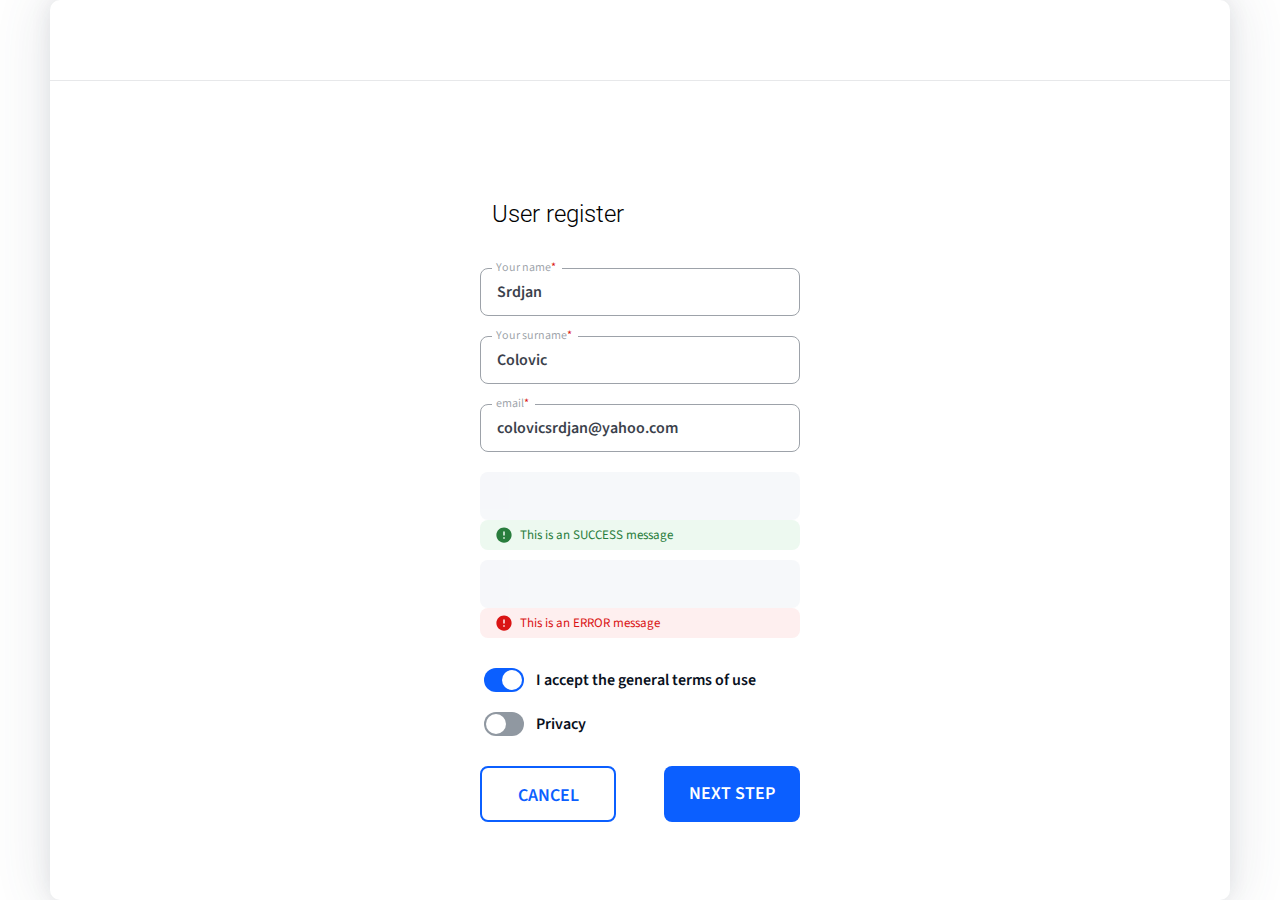
<file: index.html>
<!DOCTYPE html>
<html lang="en">
  <head>
    <meta charset="UTF-8" />
    <meta http-equiv="X-UA-Compatible" content="IE=edge" />
    <meta name="viewport" content="width=device-width, initial-scale=1.0" />

    <!-- Source Sans Pro and Roboto Font -->
    <link rel="preconnect" href="https://fonts.googleapis.com" />
    <link rel="preconnect" href="https://fonts.gstatic.com" crossorigin />
    <link
      href="https://fonts.googleapis.com/css2?family=Roboto:wght@300;400;500&family=Source+Sans+Pro:ital,wght@0,200;0,300;0,400;0,600;0,700;1,200;1,300;1,400;1,600&display=swap"
      rel="stylesheet"
    />
    <link rel="stylesheet" href="style.css" />

    <title>User Register</title>
  </head>
  <body>
    <!-- FORM WRAPPER -->
    <div class="form-wrapper">
      <!-- Line below top of form wrapper -->
      <div class="line"></div>

      <!-- FORM 1 -->
      <form id="form-1">
        <!-- Form heading -->
        <h3>User register</h3>

        <!-- First name -->
        <div class="input-label">
          <input
            type="text"
            id="name"
            name="firstname"
            class="capitalize"
            placeholder=" "
            required
            minlength="3"
            maxlength="15"
            value="Srdjan"
          />
          <label for="name" class="label">Your name<span>*</span></label>
        </div>

        <!-- Surname -->
        <div class="input-label">
          <input
            type="text"
            id="surname"
            name="lastname"
            class="capitalize"
            placeholder=" "
            required
            minlength="3"
            maxlength="20"
            value="Colovic"
          />
          <label for="surname" class="label">Your surname<span>*</span></label>
        </div>

        <!-- Email -->
        <div class="input-label">
          <input
            type="email"
            id="email"
            name="email"
            placeholder=" "
            required
            value="colovicsrdjan@yahoo.com"
          />
          <label for="email" class="label">email<span>*</span></label>
        </div>

        <!-- Password -->
        <div class="input-label">
          <input
            type="password"
            id="password"
            name="password"
            placeholder=" "
            required
            minlength="5"
            maxlength="25"
          />
          <label for="password" class="label">Password<span>*</span></label>
        </div>

        <!-- Example of success message -->
        <p class="hint-message success-msg">
          <svg
            width="16"
            height="16"
            viewBox="0 0 14 14"
            fill="none"
            xmlns="http://www.w3.org/2000/svg"
          >
            <path
              fill-rule="evenodd"
              clip-rule="evenodd"
              d="M7.00004 0.34436C3.32004 0.34436 0.333374 3.33103 0.333374 7.01103C0.333374 10.691 3.32004 13.6777 7.00004 13.6777C10.68 13.6777 13.6667 10.691 13.6667 7.01103C13.6667 3.33103 10.68 0.34436 7.00004 0.34436ZM7.00004 7.67769C6.63337 7.67769 6.33337 7.37769 6.33337 7.01103V4.34436C6.33337 3.97769 6.63337 3.67769 7.00004 3.67769C7.36671 3.67769 7.66671 3.97769 7.66671 4.34436V7.01103C7.66671 7.37769 7.36671 7.67769 7.00004 7.67769ZM6.33337 9.01103V10.3444H7.66671V9.01103H6.33337Z"
              fill=""
            />
          </svg>
          <span class="msg-text success-msg-text"
            >This is an SUCCESS message</span
          >
        </p>

        <!-- Confirm password -->
        <div class="input-label">
          <input
            type="password"
            id="confimpassword"
            name="confimpassword"
            placeholder=" "
            required
            minlength="5"
            maxlength="15"
          />
          <label for="confimpassword" class="label"
            >Confirm password<span>*</span></label
          >
        </div>
        <!-- Example of error message -->
        <p class="hint-message error-msg">
          <svg
            width="16"
            height="16"
            viewBox="0 0 14 14"
            fill="none"
            xmlns="http://www.w3.org/2000/svg"
          >
            <path
              fill-rule="evenodd"
              clip-rule="evenodd"
              d="M7.00004 0.34436C3.32004 0.34436 0.333374 3.33103 0.333374 7.01103C0.333374 10.691 3.32004 13.6777 7.00004 13.6777C10.68 13.6777 13.6667 10.691 13.6667 7.01103C13.6667 3.33103 10.68 0.34436 7.00004 0.34436ZM7.00004 7.67769C6.63337 7.67769 6.33337 7.37769 6.33337 7.01103V4.34436C6.33337 3.97769 6.63337 3.67769 7.00004 3.67769C7.36671 3.67769 7.66671 3.97769 7.66671 4.34436V7.01103C7.66671 7.37769 7.36671 7.67769 7.00004 7.67769ZM6.33337 9.01103V10.3444H7.66671V9.01103H6.33337Z"
              fill=""
            />
          </svg>
          <span class="msg-text error-msg-text">This is an ERROR message</span>
        </p>

        <!-- Terms of use and privacy toggle buttons -->

        <div class="toggle-buttons">
          <!-- Terms of use -->
          <div class="toggler">
            <label class="switch">
              <input type="checkbox" checked />
              <span class="slider"></span>
            </label>
            <!-- Terms of use text -->
            <p class="terms-of-use">I accept the general terms of use</p>
          </div>

          <!-- Privacy -->
          <div class="toggler">
            <label class="switch">
              <input type="checkbox" />
              <span class="slider"></span>
            </label>
            <!-- Privacy text -->
            <p class="privacy">Privacy</p>
          </div>
        </div>

        <div class="buttons">
          <!-- Cancel and Next Step button -->
          <button class="white-bg" id="cancel-btn">Cancel</button>
          <button
            class="blue-bg"
            id="next-step-btn"
            type="submit"
            onclick="window.location.href='form2.html'"
          >
            Next Step
          </button>
        </div>
      </form>
    </div>
  </body>
</html>
</file>
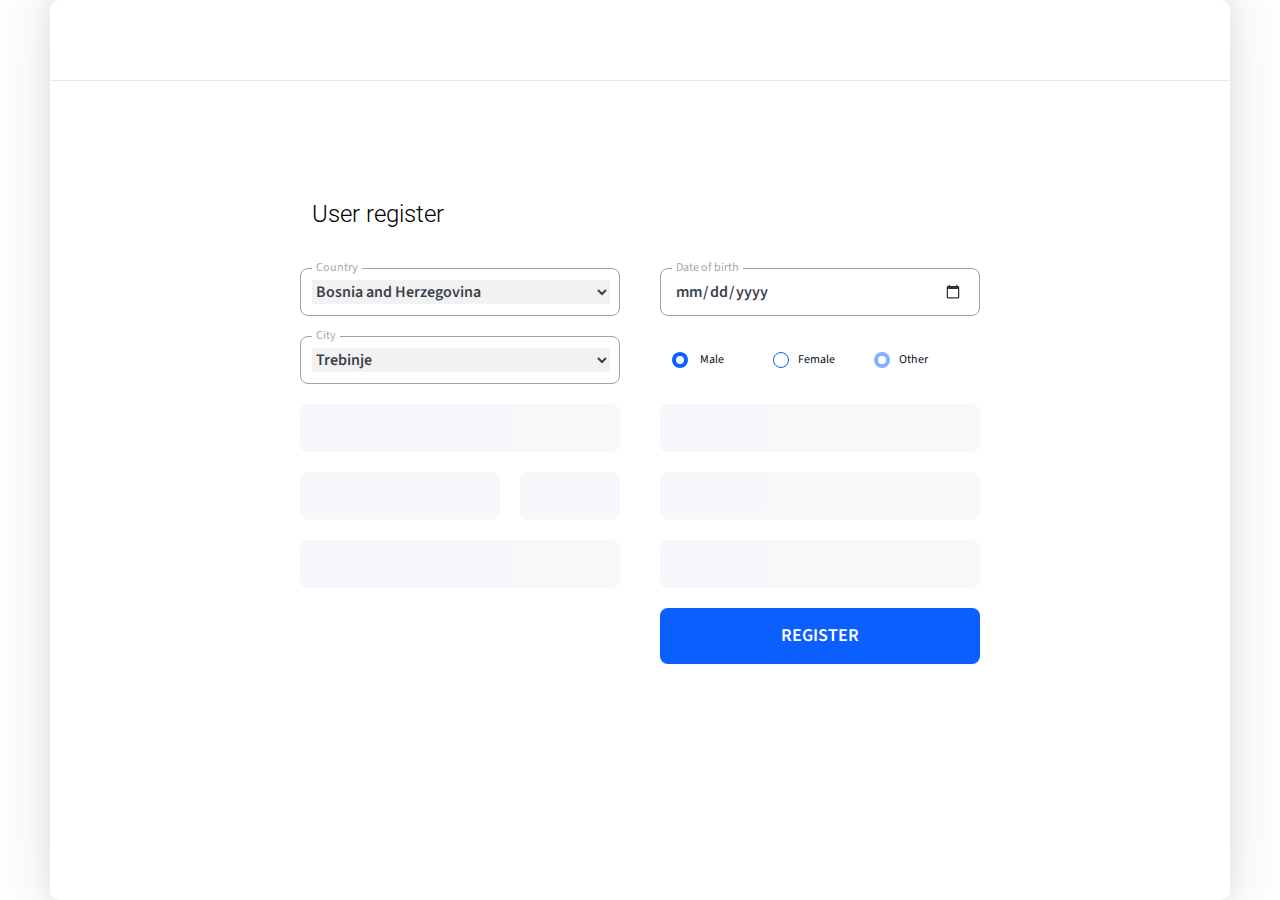
<file: form2.html>
<!DOCTYPE html>
<html lang="en">
  <head>
    <meta charset="UTF-8" />
    <meta http-equiv="X-UA-Compatible" content="IE=edge" />
    <meta name="viewport" content="width=device-width, initial-scale=1.0" />
    <!-- Source Sans Pro and Roboto Font -->
    <link rel="preconnect" href="https://fonts.googleapis.com" />
    <link rel="preconnect" href="https://fonts.gstatic.com" crossorigin />
    <link
      href="https://fonts.googleapis.com/css2?family=Roboto:wght@300;400;500&family=Source+Sans+Pro:ital,wght@0,200;0,300;0,400;0,600;0,700;1,200;1,300;1,400;1,600&display=swap"
      rel="stylesheet"
    />
    <link rel="stylesheet" href="style.css" />
    <title>User Register</title>
  </head>
  <body>
    <div class="form-wrapper">
      <div class="line"></div>

      <form id="form-2" novalidate>
        <h3 class="heading">User register</h3>

        <!-- LEFT SIDE of register form (Country, city, zip code, address, personal ID card) -->
        <div class="sections">
          <div class="left-section section">
            <!-- Country -->
            <div class="input-label">
              <input class="dropdown-input" />
              <label for="country">Country</label>
              <div class="select-dropdown">
                <select name="country" id="country">
                  <option value="bosnia and herzegovina">
                    Bosnia and Herzegovina
                  </option>
                  <option value="united states">United States</option>
                </select>
              </div>
            </div>

            <!-- City -->
            <div class="input-label">
              <input class="dropdown-input" />
              <label for="city">City</label>
              <div class="select-dropdown">
                <select name="city" id="city">
                  <option value="trebinje">Trebinje</option>
                  <option value="new york">New York</option>
                </select>
              </div>
            </div>

            <!-- Zip code -->
            <div class="input-label">
              <!-- NOTE:Input type number doesn't support minlength and maxlength, that's why I've used input type TEL to set min and max length -->
              <input
                type="tel"
                id="zipcode"
                minlength="3"
                maxlength="6"
                name="zipcode"
                required
                placeholder=" "
              />
              <label for="zipcode">Zip Code<span>*</span></label>
            </div>

            <!-- Address and number -->
            <div class="address-number">
              <!-- Address input -->
              <div class="input-label">
                <input
                  type="text"
                  id="address"
                  name="address"
                  class="address capitalize"
                  placeholder=" "
                  minlength="5"
                  minlength="15"
                />
                <label for="address">Address</label>
              </div>

              <!-- Address number input -->
              <div class="input-label">
                <input
                  type="number"
                  id="address-num"
                  name="address-num"
                  class="address-num"
                  min="1"
                  placeholder=" "
                />
                <label for="address-num">Number</label>
              </div>
            </div>

            <!-- Perosnal ID card -->
            <div class="input-label">
              <!-- NOTE:Input type number doesn't support minlength and maxlength, that's why I've used input type TEL to set min and max length -->
              <input
                type="tel"
                id="id-num"
                name="id-num"
                placeholder=" "
                minlength="5"
              />
              <label for="id-num">Personal ID Card</label>
            </div>
          </div>

          <!-- RIGHT SIDE of form (date of birth, radio buttons, phone number, account number * 2, register button) -->
          <div class="right-section section">
            <!-- Date of birth -->
            <div class="input-label">
              <input
                type="date"
                id="date-of-birth"
                name="date-of-birth"
                class="date-of-birth"
              />
              <label for="date-of-birth">Date of birth</label>
            </div>

            <!-- Radio buttons -->
            <div class="radio-btns-wrapper">
              <div class="radio-btns">
                <!-- Male button -->
                <div class="radio">
                  <label class="circle-wrapp">
                    <input type="checkbox" name="male" checked />
                    <span class="circle"></span>
                  </label>
                  <p>Male</p>
                </div>

                <!-- Female button -->
                <div class="radio">
                  <label class="circle-wrapp">
                    <input type="checkbox" name="female" />
                    <span class="circle"></span>
                  </label>
                  <p>Female</p>
                </div>

                <!-- Other button -->
                <div class="radio">
                  <label class="circle-wrapp">
                    <input type="checkbox" checked name="other" disabled />
                    <span class="circle"></span>
                  </label>
                  <p>Other</p>
                </div>
              </div>
            </div>

            <!-- Phone number -->
            <div class="input-label">
              <input
                type="tel"
                id="phone-number"
                name="phone-number"
                minlength="5"
                placeholder=" "
              />
              <label for="phone-number">Phone Number</label>
            </div>

            <!-- Account number first field -->
            <div class="input-label">
              <!-- NOTE:Input type number doesn't support minlength and maxlength, that's why I've used input type TEL to set min and max length -->
              <input
                type="tel"
                id="account-num"
                name="account-num"
                minlength="5"
                maxlength="17"
                placeholder=" "
              />
              <label for="account-num">Account number</label>
            </div>

            <!-- Account number second field -->
            <div class="input-label">
              <input
                type="tel"
                id="account-num"
                name="account-num"
                minlength="5"
                maxlength="17"
                placeholder=" "
              />
              <label for="account-number-two">Account number 2</label>
            </div>

            <!-- Register button -->
            <div class="register-button">
              <button id="register-btn" type="submit">Register</button>
            </div>
          </div>
        </div>
      </form>
    </div>
  </body>
</html>
</file>
<file: style.css>
* {
  padding: 0;
  margin: 0;
  -webkit-box-sizing: border-box;
          box-sizing: border-box;
}

.capitalize {
  text-transform: capitalize;
}

#date-of-birth {
  padding-left: 14px;
  text-transform: lowercase;
}

#date-of-birth:focus:not(:placeholder-shown) {
  background: #ffffff;
  border: 1px solid #858c94;
}

#date-of-birth:focus:not(:placeholder-shown) + label {
  background: #ffffff;
  color: rgba(133, 140, 148, 0.8);
  opacity: 1;
}

#form-1 {
  width: 320px;
}

form h3 {
  font-family: "Roboto";
  font-style: normal;
  font-weight: 300;
  font-size: 24px;
  line-height: 28px;
  color: #000000;
  margin-bottom: 30px;
  margin-left: 12px;
  width: -webkit-fit-content;
  width: -moz-fit-content;
  width: fit-content;
}

form .input-label {
  display: -webkit-box;
  display: -ms-flexbox;
  display: flex;
  -webkit-box-orient: vertical;
  -webkit-box-direction: reverse;
      -ms-flex-direction: column-reverse;
          flex-direction: column-reverse;
  position: relative;
}

form .input-label input {
  width: 100%;
  height: 48px;
  padding: 12px 16px;
  border-radius: 8px;
  margin-bottom: 10px;
  background: #f4f6f9;
  border: none;
  color: #09101d;
  opacity: 0.8;
  font-size: 16px;
  font-weight: 600;
  line-height: 24px;
  font-family: "Source Sans Pro";
}

form .input-label input:focus {
  background: #ffffff;
  border: 3px solid #004ad7;
  outline: none;
}

form .input-label input:disabled {
  background: rgba(244, 246, 249, 0.5);
}

form .input-label input:required:focus + label {
  padding: 0 6px 0 4px;
}

form .input-label input:required:not(:focus) + label {
  padding: 0 6px 0 4px;
}

form .input-label input:not(:required):focus + label {
  padding: 0 4px 0 4px;
}

form .input-label input:not(:required):not(:focus) + label {
  padding: 0 4px 0 4px;
}

form .input-label input:not(:placeholder-shown):focus {
  background: #ffffff;
  border: 3px solid #004ad7;
}

form .input-label input:focus + label {
  opacity: 1;
  color: #004ad7;
}

form .input-label input:valid:not(:placeholder-shown) {
  border: 1px solid #287d3c;
}

form .input-label input:valid:not(:placeholder-shown) + label {
  color: #287d3c;
}

form .input-label input:not(:focus):valid:not(:placeholder-shown) {
  background: #ffffff;
  border: 1px solid #858c94;
}

form .input-label input:not(:focus):valid:not(:placeholder-shown) + label {
  background: #ffffff;
  color: rgba(133, 140, 148, 0.8);
  opacity: 1;
}

form .input-label input:invalid:not(:placeholder-shown) {
  border: 1px solid #da1414;
}

form .input-label input:invalid:not(:placeholder-shown) + label {
  color: #da1414;
}

form .input-label input:not(:focus):invalid:not(:placeholder-shown) {
  background: #ffffff;
  border: 1px solid #da1414;
}

form .input-label input:not(:focus):invalid:not(:placeholder-shown) + label {
  color: #da1414;
  opacity: 1;
}

form .input-label label {
  z-index: 2000;
  margin-bottom: -10px;
  margin-left: 12px;
  max-width: -webkit-fit-content;
  max-width: -moz-fit-content;
  max-width: fit-content;
  color: rgba(133, 140, 148, 0.8);
  font-size: 12px;
  font-weight: 400;
  line-height: 20px;
  background: white;
  border-radius: 8px;
  opacity: 0;
}

form .input-label label span {
  color: #da1414;
}

form .hint-message {
  margin-top: -10px;
  font-size: 13px;
  font-weight: 400;
  display: -webkit-box;
  display: -ms-flexbox;
  display: flex;
  -webkit-box-align: center;
      -ms-flex-align: center;
          align-items: center;
  border-radius: 8px;
  padding: 6px 16px;
  width: 100%;
}

form .hint-message svg {
  margin-right: 8px;
}

form .error-msg {
  background: #feefef;
  color: #da1414;
}

form .error-msg svg path {
  fill: #da1414;
}

form .success-msg {
  background: #edf9f0;
  color: #287d3c;
}

form .success-msg svg path {
  fill: #287d3c;
}

form .toggle-buttons {
  margin-top: 30px;
}

form .toggle-buttons .toggler {
  display: -webkit-box;
  display: -ms-flexbox;
  display: flex;
  margin-left: 4px;
}

form .toggle-buttons .toggler p {
  line-height: 24px;
  color: #09101d;
  font-weight: 600;
  font-size: 16px;
}

form .toggle-buttons .toggler:last-child {
  margin-top: 20px;
}

form .toggle-buttons .toggler .switch {
  position: relative;
  display: inline-block;
  margin-right: 12px;
  width: 40px;
  height: 24px;
}

form .toggle-buttons .toggler .switch input {
  opacity: 0;
}

form .toggle-buttons .toggler .switch input:checked + .slider {
  background: #0b5fff;
}

form .toggle-buttons .toggler .switch input:checked + .slider:hover {
  background: #0053f0;
}

form .toggle-buttons .toggler .switch input:checked:disabled + .slider {
  background: rgba(11, 95, 255, 0.5);
}

form .toggle-buttons .toggler .switch input:checked + .slider::before {
  left: 45%;
  right: 2px;
  top: 2px;
  bottom: 2px;
}

form .toggle-buttons .toggler .switch input:not(:checked):disabled + .slider {
  background: rgba(144, 152, 161, 0.7);
}

form .toggle-buttons .toggler .switch input:not(:checked) + .slider {
  background: #9098a1;
}

form .toggle-buttons .toggler .switch .slider {
  position: absolute;
  cursor: pointer;
  top: 0;
  left: 0;
  right: 0;
  bottom: 0;
  -webkit-transition: all 0.3s;
  transition: all 0.3s;
  border-radius: 16px;
}

form .toggle-buttons .toggler .switch .slider::before {
  position: absolute;
  content: "";
  height: 20px;
  width: 20px;
  background: #ffffff;
  border-radius: 16px;
  -webkit-transition: all 0.3s;
  transition: all 0.3s;
  left: 2px;
  right: 45%;
  top: 2px;
  bottom: 2px;
}

form .buttons {
  display: -webkit-box;
  display: -ms-flexbox;
  display: flex;
  -webkit-box-pack: justify;
      -ms-flex-pack: justify;
          justify-content: space-between;
  -webkit-box-align: center;
      -ms-flex-align: center;
          align-items: center;
  margin-top: 30px;
}

form .buttons button {
  width: 136px;
  height: 56px;
  font-size: 18px;
  line-height: 28px;
  padding: 14px 18px;
  text-transform: uppercase;
  border-radius: 8px;
  border: none;
  cursor: pointer;
  -webkit-transition: all 0.5s ease;
  transition: all 0.5s ease;
  font-weight: 600;
  font-family: "Source Sans Pro";
}

form .buttons .white-bg {
  background: #ffffff;
  color: #0b5fff;
  border: 2px solid #0b5fff;
}

form .buttons .white-bg:hover {
  background: #eef2fa;
  color: #0053f0;
  border-color: #0053f0;
}

form .buttons .white-bg:active {
  background: #eef2fa;
  border-color: #2e5aac;
  color: #2e5aac;
}

form .buttons .white-bg:disabled {
  pointer-events: none;
  color: rgba(11, 95, 255, 0.5);
  border-color: rgba(11, 95, 255, 0.5);
}

form .buttons .blue-bg {
  background: #0b5fff;
  color: #ffffff;
}

form .buttons .blue-bg:hover {
  background: #0053f0;
}

form .buttons .blue-bg:active {
  background: #004ad7;
}

form .buttons .blue-bg:disabled {
  background: rgba(11, 95, 255, 0.5);
}

@media (max-width: 768px) {
  form .buttons button {
    width: 138px;
    height: 48px;
    font-size: 16px;
    line-height: 24px;
    padding: 12px 16px;
    text-transform: uppercase;
    border-radius: 8px;
    border: none;
    cursor: pointer;
    -webkit-transition: all 0.5s ease;
    transition: all 0.5s ease;
    font-weight: 600;
    font-family: "Source Sans Pro";
  }
}

#form-2 {
  width: 680px;
  display: -webkit-box;
  display: -ms-flexbox;
  display: flex;
  -webkit-box-orient: vertical;
  -webkit-box-direction: normal;
      -ms-flex-direction: column;
          flex-direction: column;
}

form .input-label {
  position: relative;
}

form .input-label .dropdown-input {
  pointer-events: none;
}

form .input-label .select-dropdown {
  position: absolute;
  width: 100%;
  top: 50%;
  -webkit-transform: translateY(-50%);
          transform: translateY(-50%);
  padding: 0 10px 0 12px;
}

form .input-label select {
  width: 100%;
  height: 24px;
  border: none;
  line-height: 24px;
  color: #09101d;
  opacity: 0.8;
  font-size: 16px;
  font-weight: 600;
  line-height: 24px;
  font-family: "Source Sans Pro";
}

form .input-label select:focus {
  outline: none;
}

form .radio-btns-wrapper {
  width: 100%;
  height: 48px;
  margin-top: 10px;
  margin-bottom: 10px;
  position: relative;
}

form .radio-btns-wrapper .radio-btns {
  position: absolute;
  top: 50%;
  left: 12px;
  -webkit-transform: translateY(-50%);
          transform: translateY(-50%);
  display: -webkit-box;
  display: -ms-flexbox;
  display: flex;
  -webkit-box-pack: justify;
      -ms-flex-pack: justify;
          justify-content: space-between;
  width: 254px;
  height: 20px;
}

form .radio-btns-wrapper .radio-btns .radio {
  height: 20px;
  width: 52px;
  display: -webkit-box;
  display: -ms-flexbox;
  display: flex;
  -webkit-box-align: center;
      -ms-flex-align: center;
          align-items: center;
}

form .radio-btns-wrapper .radio-btns .radio p {
  font-size: 12px;
  color: #09101d;
  line-height: 20px;
}

form .radio-btns-wrapper .radio-btns .radio .circle-wrapp {
  position: relative;
  display: inline-block;
  margin-right: 12px;
  width: 16px;
  height: 16px;
}

form .radio-btns-wrapper .radio-btns .radio .circle-wrapp input {
  opacity: 0;
}

form .radio-btns-wrapper .radio-btns .radio .circle-wrapp input:checked + .circle {
  background: #0b5fff;
}

form .radio-btns-wrapper .radio-btns .radio .circle-wrapp input:checked:disabled + .circle {
  background: rgba(11, 95, 255, 0.5);
}

form .radio-btns-wrapper .radio-btns .radio .circle-wrapp input:checked:hover + .circle {
  width: 18px;
  height: 18px;
}

form .radio-btns-wrapper .radio-btns .radio .circle-wrapp input:checked:hover + .circle::before {
  opacity: 1;
}

form .radio-btns-wrapper .radio-btns .radio .circle-wrapp input:checked:hover + .circle::after {
  width: 9px;
  height: 9px;
}

form .radio-btns-wrapper .radio-btns .radio .circle-wrapp input:checked:hover:disabled + .circle::after {
  width: 8px;
  height: 8px;
}

form .radio-btns-wrapper .radio-btns .radio .circle-wrapp input:checked:hover:disabled + .circle::before {
  opacity: 0;
}

form .radio-btns-wrapper .radio-btns .radio .circle-wrapp input:checked:hover:disabled + .circle {
  width: 16px;
  height: 16px;
}

form .radio-btns-wrapper .radio-btns .radio .circle-wrapp input:not(:checked):hover + .circle {
  width: 16px;
  height: 16px;
}

form .radio-btns-wrapper .radio-btns .radio .circle-wrapp input:not(:checked):hover + .circle::before {
  opacity: 1;
  width: 40px;
  height: 40px;
}

form .radio-btns-wrapper .radio-btns .radio .circle-wrapp input:not(:checked):hover + .circle::after {
  background: none;
}

form .radio-btns-wrapper .radio-btns .radio .circle-wrapp input:not(:checked):hover:disabled + .circle::before {
  opacity: 0;
}

form .radio-btns-wrapper .radio-btns .radio .circle-wrapp input:not(:checked):disabled + .circle {
  background: none;
  border: 1px solid rgba(11, 95, 255, 0.5);
}

form .radio-btns-wrapper .radio-btns .radio .circle-wrapp input:not(:checked) + .circle {
  background: white;
  border: 1px solid #0b5fff;
}

form .radio-btns-wrapper .radio-btns .radio .circle-wrapp .circle {
  position: absolute;
  cursor: pointer;
  top: 0;
  left: 0;
  right: 0;
  bottom: 0;
  border-radius: 16px;
  -webkit-transition: all 0.3s ease;
  transition: all 0.3s ease;
  width: 16px;
  height: 16px;
}

form .radio-btns-wrapper .radio-btns .radio .circle-wrapp .circle::before {
  position: absolute;
  content: "";
  background: rgba(0, 84, 240, 0.1);
  top: 50%;
  left: 50%;
  -webkit-transform: translate(-50%, -50%);
          transform: translate(-50%, -50%);
  border-radius: 50px;
  opacity: 0;
  -webkit-transition: all 0.3s;
  transition: all 0.3s;
  width: 45px;
  height: 45px;
}

form .radio-btns-wrapper .radio-btns .radio .circle-wrapp .circle::after {
  position: absolute;
  content: "";
  background: #ffffff;
  border-radius: 16px;
  -webkit-transition: all 0.3s;
  transition: all 0.3s;
  left: 50%;
  top: 50%;
  -webkit-transform: translate(-50%, -50%);
          transform: translate(-50%, -50%);
  height: 8px;
  width: 8px;
}

form .address-number {
  display: -webkit-box;
  display: -ms-flexbox;
  display: flex;
  -webkit-box-pack: justify;
      -ms-flex-pack: justify;
          justify-content: space-between;
}

form .address-number .address {
  width: 200px;
}

form .address-number .address-num {
  width: 100px;
}

form .sections {
  display: -webkit-box;
  display: -ms-flexbox;
  display: flex;
  -webkit-box-pack: justify;
      -ms-flex-pack: justify;
          justify-content: space-between;
}

form .sections .section {
  width: 320px;
}

form .sections .section .register-button button {
  margin-top: 10px;
  width: 136px;
  height: 56px;
  font-size: 18px;
  line-height: 28px;
  padding: 14px 18px;
  text-transform: uppercase;
  border-radius: 8px;
  border: none;
  cursor: pointer;
  -webkit-transition: all 0.5s ease;
  transition: all 0.5s ease;
  font-weight: 600;
  font-family: "Source Sans Pro";
  background: #0b5fff;
  color: #ffffff;
  width: 100%;
}

form .sections .section .register-button button:hover {
  background: #0053f0;
}

form .sections .section .register-button button:active {
  background: #004ad7;
}

form .sections .section .register-button button:disabled {
  background: rgba(11, 95, 255, 0.5);
}

@media (max-width: 768px) {
  .heading {
    margin: 0 auto 30px 190px;
  }
  .sections {
    padding-bottom: 70px;
    -webkit-box-orient: vertical;
    -webkit-box-direction: normal;
        -ms-flex-direction: column;
            flex-direction: column;
    -webkit-box-align: center;
        -ms-flex-align: center;
            align-items: center;
  }
  .sections .section .register-button button {
    width: 138px;
    height: 48px;
    font-size: 16px;
    line-height: 24px;
    padding: 12px 16px;
    text-transform: uppercase;
    border-radius: 8px;
    border: none;
    cursor: pointer;
    -webkit-transition: all 0.5s ease;
    transition: all 0.5s ease;
    font-weight: 600;
    font-family: "Source Sans Pro";
  }
}

body {
  font-family: "Source Sans Pro";
  width: 100%;
  height: 100vh;
  display: -webkit-box;
  display: -ms-flexbox;
  display: flex;
  -webkit-box-orient: vertical;
  -webkit-box-direction: normal;
      -ms-flex-direction: column;
          flex-direction: column;
  -webkit-box-pack: center;
      -ms-flex-pack: center;
          justify-content: center;
  -webkit-box-align: center;
      -ms-flex-align: center;
          align-items: center;
  overflow-x: hidden;
}

body .form-wrapper {
  min-width: 1180px;
  height: 900px;
  display: -webkit-box;
  display: -ms-flexbox;
  display: flex;
  -webkit-box-pack: center;
      -ms-flex-pack: center;
          justify-content: center;
  -webkit-box-align: center;
      -ms-flex-align: center;
          align-items: center;
  background: #ffffff;
  -webkit-box-shadow: 0px 0px 20px rgba(55, 67, 90, 0.1), 0px 0px 60px 10px rgba(55, 67, 90, 0.1);
          box-shadow: 0px 0px 20px rgba(55, 67, 90, 0.1), 0px 0px 60px 10px rgba(55, 67, 90, 0.1);
  border-radius: 10px;
  position: relative;
  overflow-x: hidden;
}

body .form-wrapper form {
  position: absolute;
  top: 200px;
}

body .form-wrapper .line {
  min-width: 1180px;
  height: 1px;
  background: #858c94;
  opacity: 0.2;
  position: absolute;
  top: 80px;
}

@media (max-width: 1200px) {
  body .form-wrapper {
    min-width: 750px;
  }
}

@media (max-width: 768px) {
  body .form-wrapper {
    min-width: 100%;
    min-height: 100%;
  }
  body .form-wrapper form {
    top: 100px;
  }
}
/*# sourceMappingURL=style.css.map */
</file>
